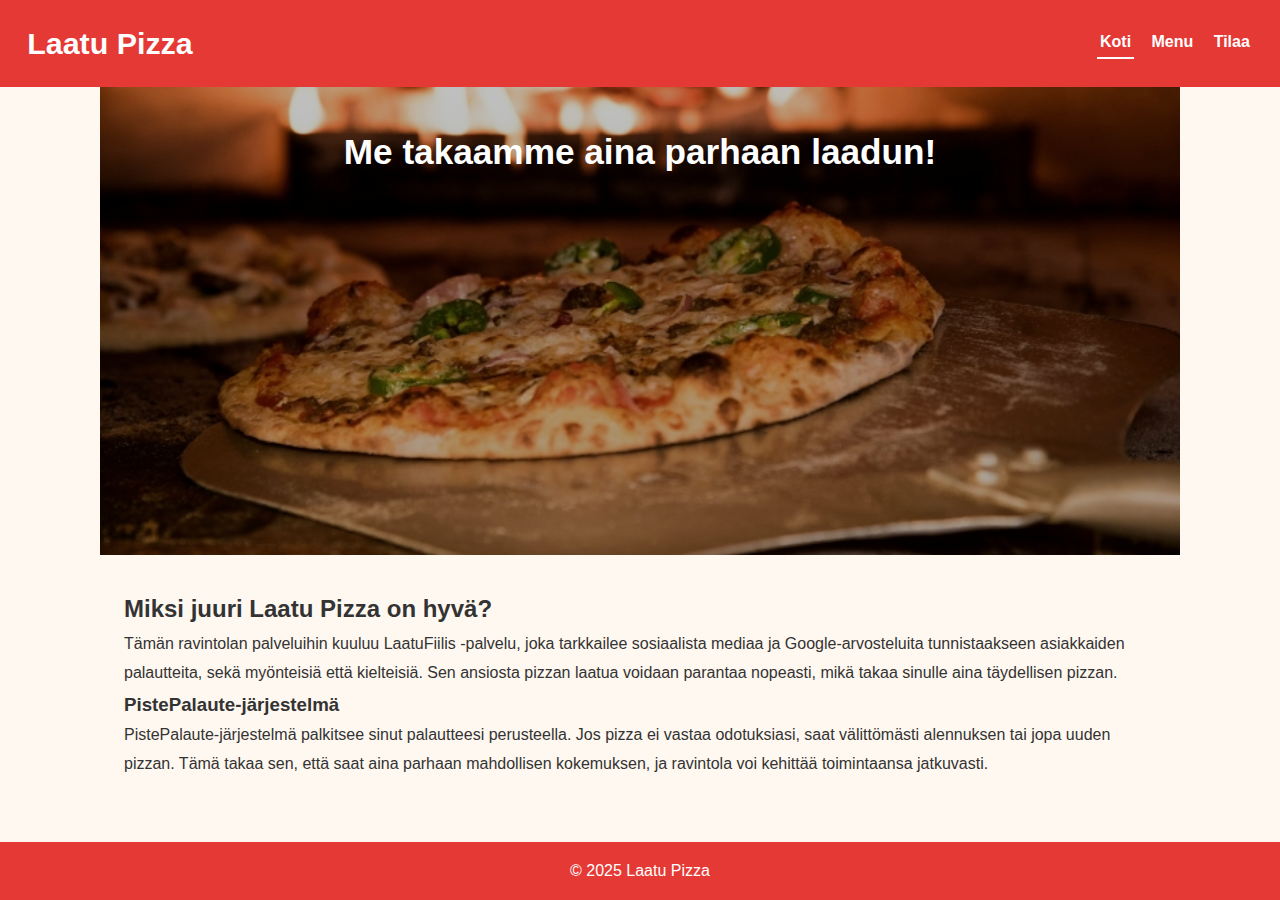
<file: index.html>
<!DOCTYPE html>
<html lang="fi">
<head>
    <meta charset="UTF-8">
    <meta name="viewport" content="width=device-width, initial-scale=1.0">
    <title>Koti - Laatu Pizza</title>
    <link rel="stylesheet" href="style.css">
</head>
<body>
    <header>
        <h1>Laatu Pizza</h1>
        <nav>
        <a href="index.html" class="tilaat">Koti</a>
        <a href="menu.html">Menu</a>
        <a href="tilaa.html">Tilaa</a>
        </nav>
    </header>

    <main>
     <section class="tonne">
        <h2>Me takaamme aina parhaan laadun!</h2>
     </section>

        <!-- inffo meistä -->
    <section>
    <h2>Miksi juuri Laatu Pizza on hyvä?</h2>
     <p>Tämän ravintolan palveluihin kuuluu LaatuFiilis -palvelu, joka tarkkailee sosiaalista mediaa ja Google-arvosteluita tunnistaakseen asiakkaiden palautteita, sekä myönteisiä että kielteisiä. Sen ansiosta pizzan laatua voidaan parantaa nopeasti, mikä takaa sinulle aina täydellisen pizzan.</p>

    <h3>PistePalaute-järjestelmä</h3>
    <p>PistePalaute-järjestelmä palkitsee sinut palautteesi perusteella. Jos pizza ei vastaa odotuksiasi, saat välittömästi alennuksen tai jopa uuden pizzan. Tämä takaa sen, että saat aina parhaan mahdollisen kokemuksen, ja ravintola voi kehittää toimintaansa jatkuvasti.</p>
    </section>
    </main>

    <footer>
        <p>&copy; 2025 Laatu Pizza</p>
    </footer>
</body>
</html>
</file>
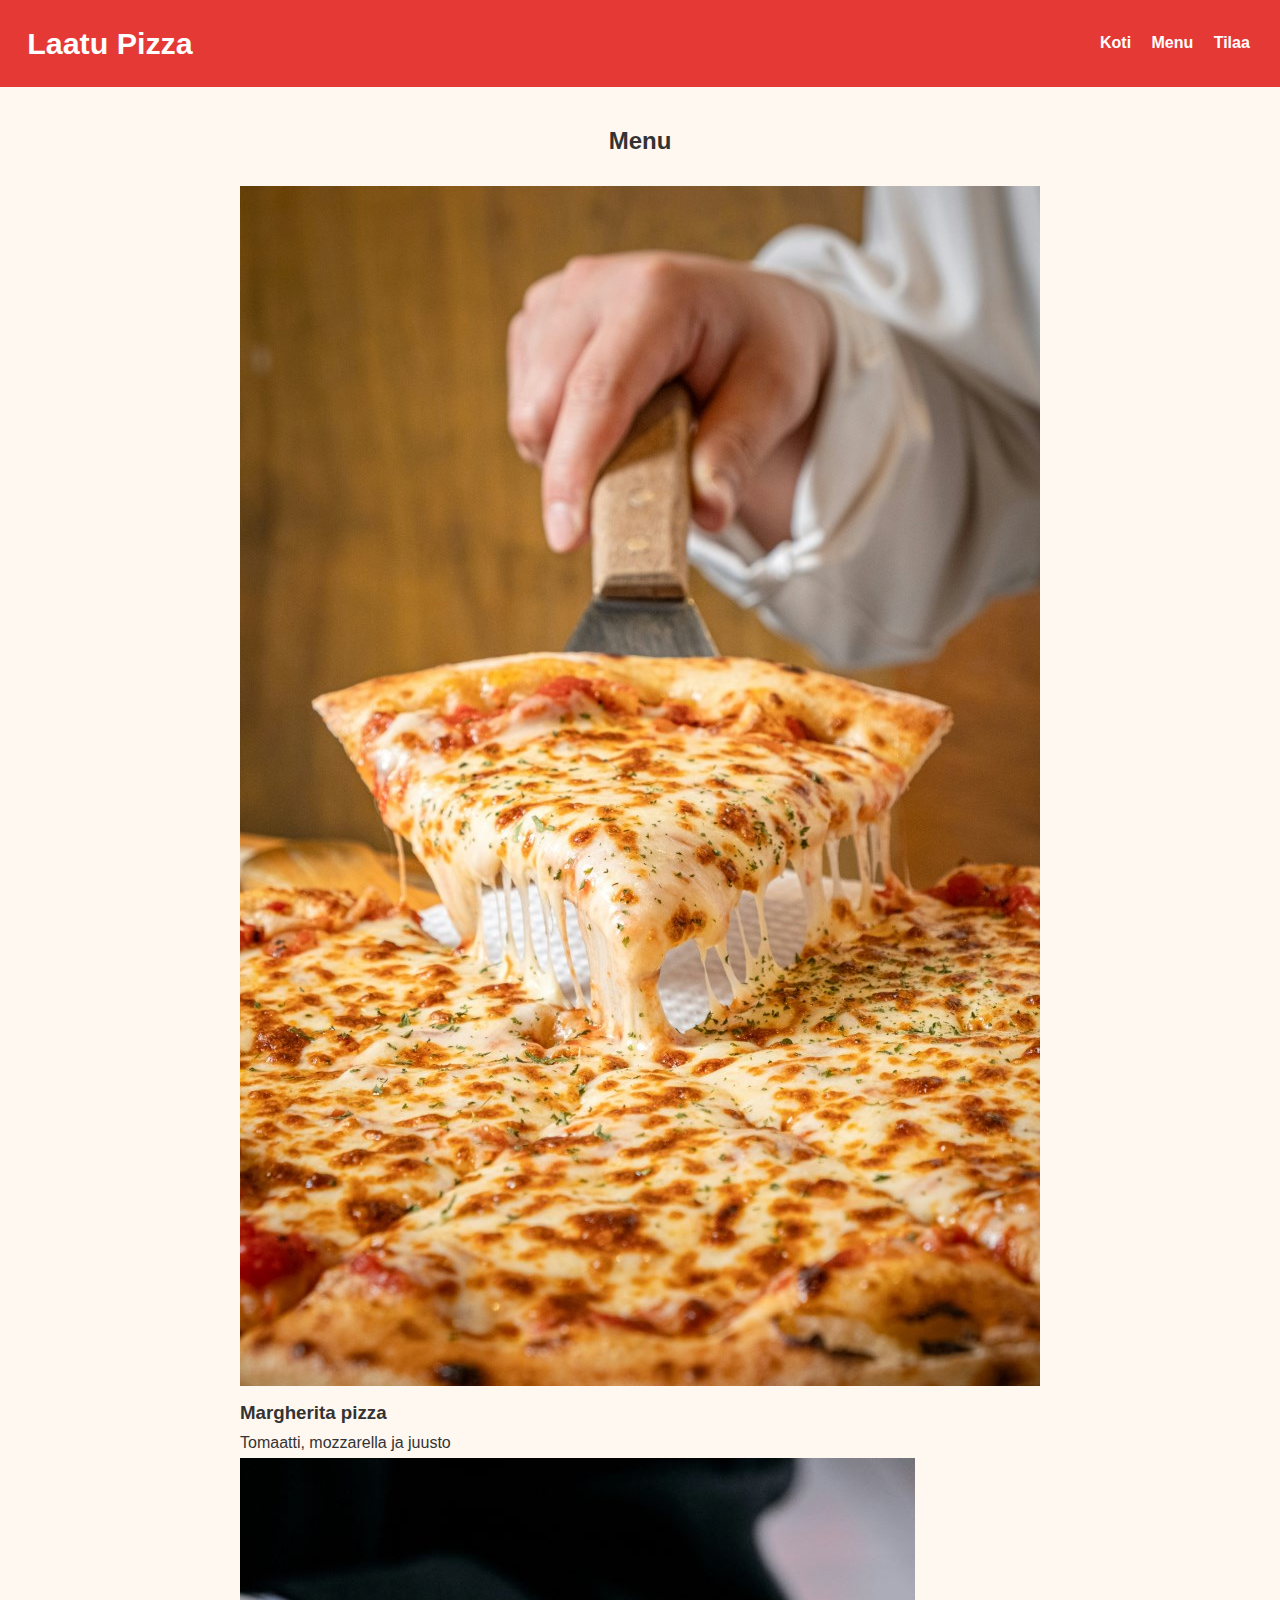
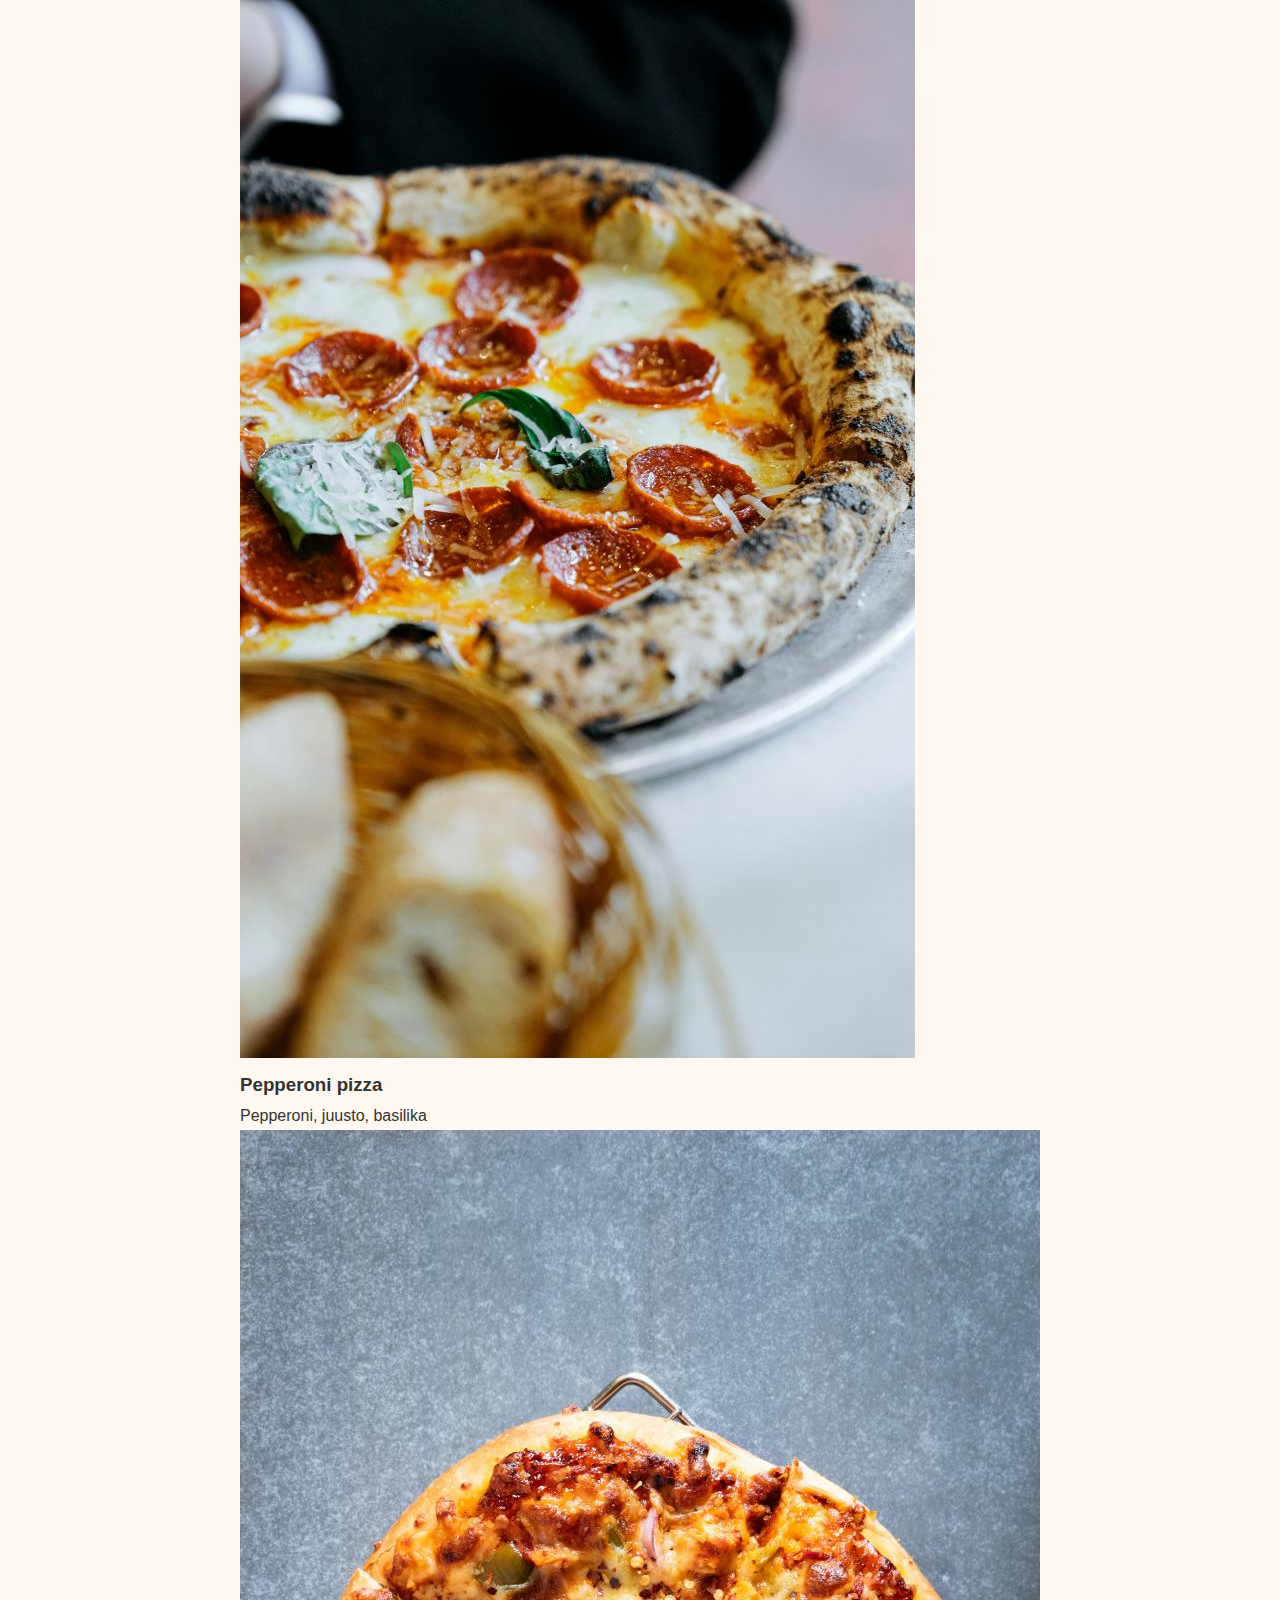
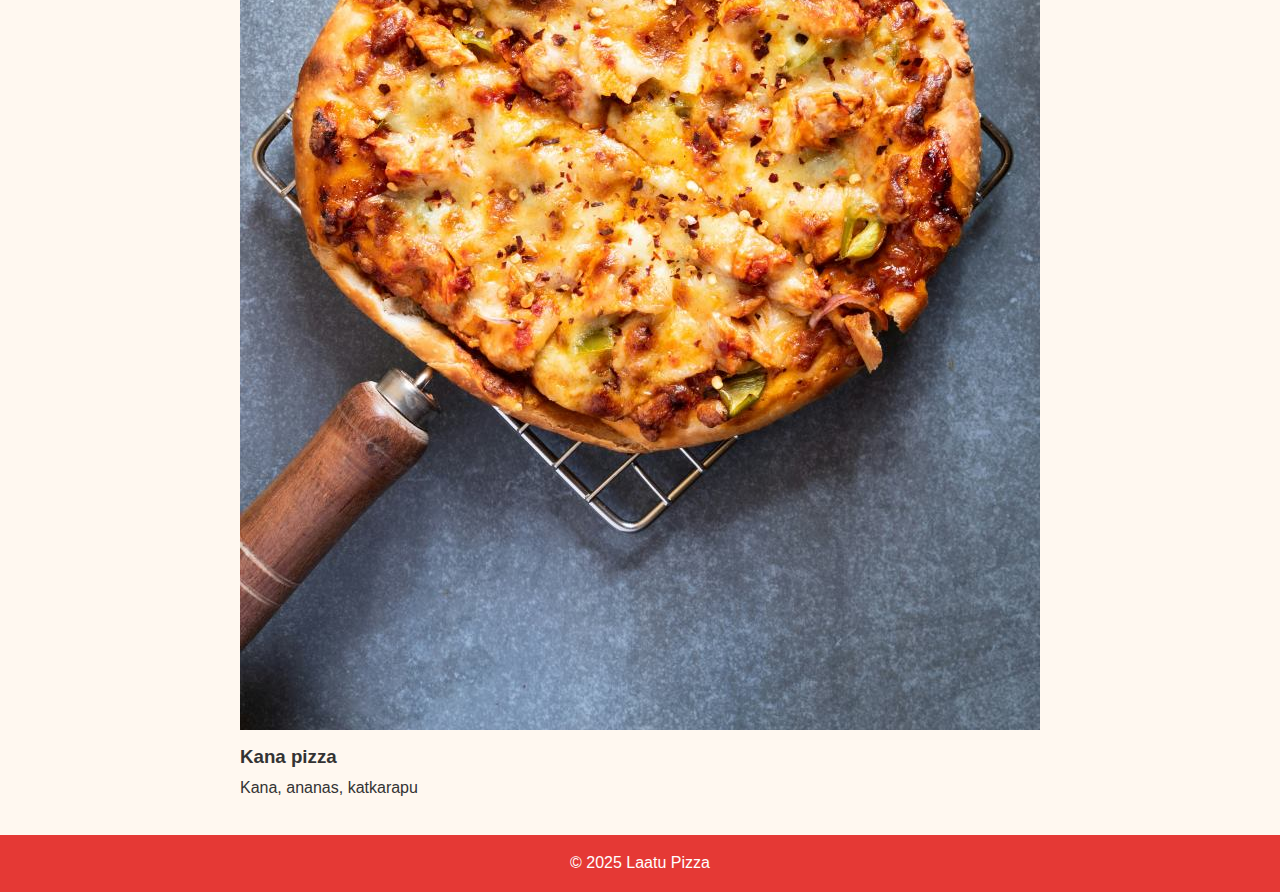
<file: Menu.html>
<!DOCTYPE html>
<html lang="fi">
<head>
  <meta charset="UTF-8">
  <meta name="viewport" content="width=device-width, initial-scale=1.0">
  <title>Menu - Laatu Pizza</title>
  <link rel="stylesheet" href="style.css">
</head>
<body>
  <header>
    <h1>Laatu Pizza</h1>
    <nav>
      <a href="index.html">Koti</a>
      <a href="menu.html">Menu</a>
      <a href="tilaa.html">Tilaa</a>
    </nav>
  </header>

  <section>
    <h2 style="text-align:center; margin-bottom:1.5rem;">Menu</h2>
    <div class="menu-grid">
      <div class="menu-item">
        <img src="kuvat/margherita.jpg" alt="Margherita pizza">
        <h3>Margherita pizza</h3>
        <p>Tomaatti, mozzarella ja juusto</p>
      </div>
      <div class="menu-item">
        <img src="kuvat/pepperoni.jpg" alt="Pepperoni pizza">
        <h3>Pepperoni pizza</h3>
        <p>Pepperoni, juusto, basilika </p>
      </div>
      <div class="menu-item">
        <img src="kuvat/kanapizza.jpg" alt="Kana pizza">
        <h3>Kana pizza</h3>
        <p>Kana, ananas, katkarapu </p>
      </div>
    </div>
  </section>

  <footer>
    <p>&copy; 2025 Laatu Pizza</p>
  </footer>
</body>
</html>
</file>
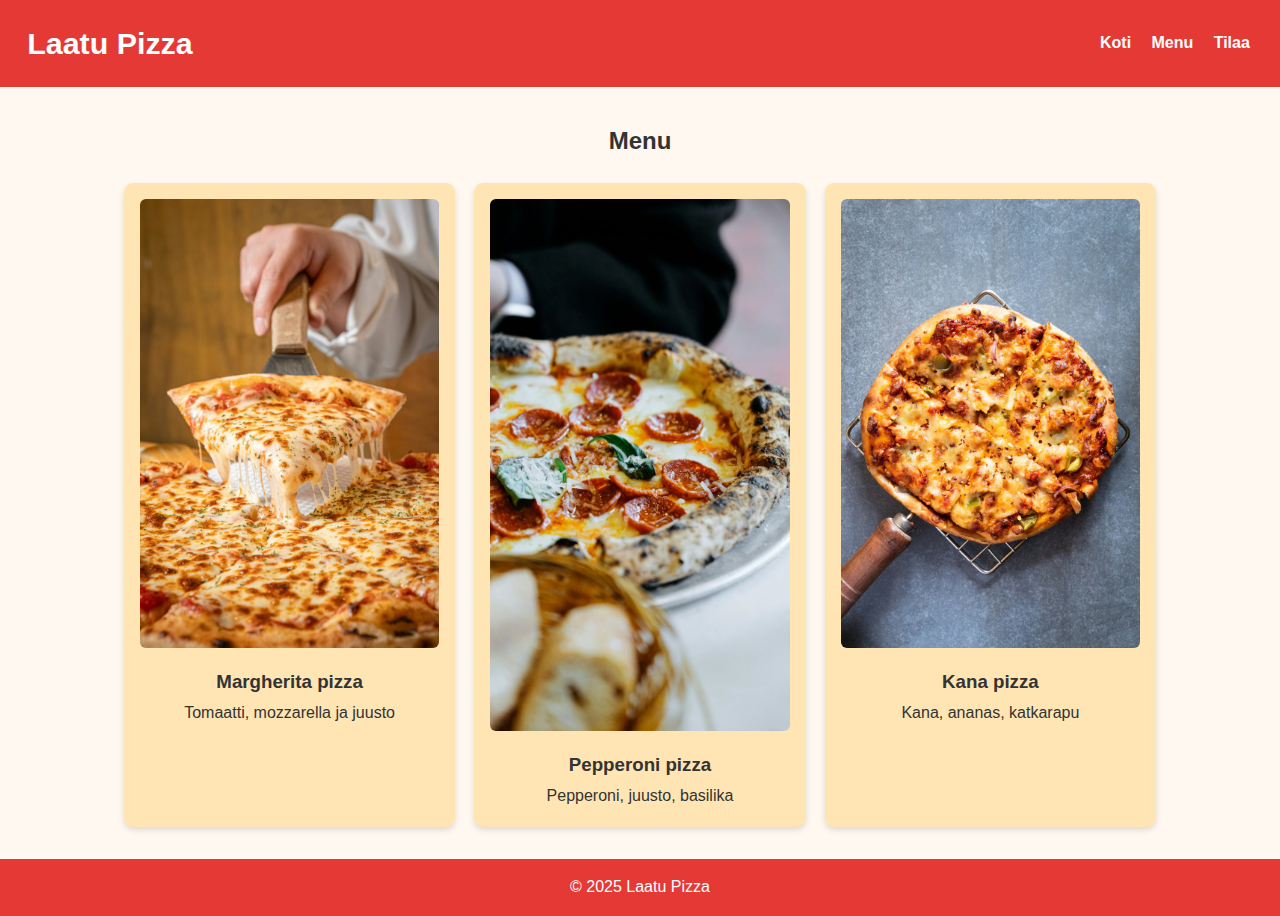
<file: menu.html>
<!DOCTYPE html>
<html lang="fi">
<head>
    <meta charset="UTF-8">
    <meta name="viewport" content="width=device-width, initial-scale=1.0">
    <title>Menu - Laatu Pizza</title>
    <link rel="stylesheet" href="style.css">
</head>
<body>
    <header>
<h1>Laatu Pizza</h1>
<nav>
    <a href="index.html">Koti</a>
    <a href="menu.html" class="active">Menu</a>
    <a href="tilaa.html">Tilaa</a>
</nav>
    </header>

    <main>
     <section>
    <h2 class="menuh">Menu</h2>
    <div class="pizzat">
    <!-- hinnat? -->
    <div class="pizzat2">
        <img src="kuvat/margherita.jpg" alt="Margherita pizza">
         <h3>Margherita pizza</h3>
        <p>Tomaatti, mozzarella ja juusto</p>
    </div>
    <div class="pizzat2">
        <img src="kuvat/pepperoni.jpg" alt="Pepperoni pizza">
        <h3>Pepperoni pizza</h3>
        <p>Pepperoni, juusto, basilika </p>
     </div>
    <div class="pizzat2">
        <img src="kuvat/kanapizza.jpg" alt="Kana pizza">
        <h3>Kana pizza</h3>
         <p>Kana, ananas, katkarapu </p>
    </div>
    </div>
    </section>
    </main>

    <footer>
        <p>&copy; 2025 Laatu Pizza</p>
    </footer>
</body>
</html>
</file>
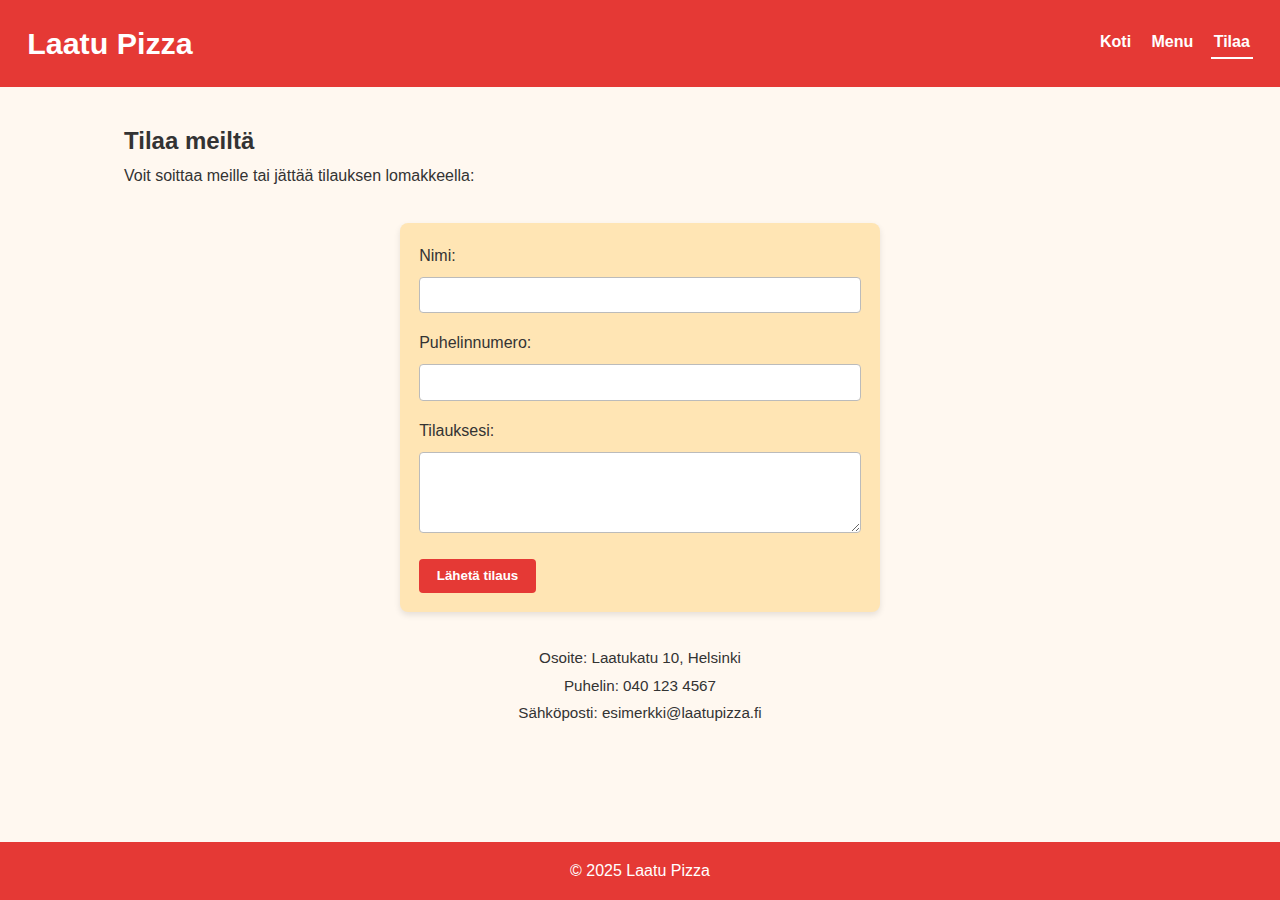
<file: tilaa.html>
<!DOCTYPE html>
<html lang="fi">
<head>
    <meta charset="UTF-8">
    <meta name="viewport" content="width=device-width, initial-scale=1.0">
    <title>Tilaa - Laatu Pizza</title>
    <link rel="stylesheet" href="style.css">
</head>
<body>
    <header>
        <h1>Laatu Pizza</h1>
        <nav>
        <a href="index.html">Koti</a>
        <a href="menu.html">Menu</a>
        <a href="tilaa.html" class="tilaat">Tilaa</a>
        </nav>
    </header>

    <main>
    <section>
    <h2>Tilaa meiltä</h2>
    <p>Voit soittaa meille tai jättää tilauksen lomakkeella:</p>

    <!-- lomake -->
      <form id="lomake" class="lomake">
    <label for="nimi">Nimi:</label>
    <input type="text" id="nimi" name="nimi" required>

    <label for="puhelin">Puhelinnumero:</label>
    <input type="tel" id="puhelin" name="puhelin" required>

    <label for="tilaus">Tilauksesi:</label>
    <textarea id="tilaus" name="tilaus" rows="4" required></textarea>

    <button type="submit">Lähetä tilaus</button>
     </form>

    <p class="yhteystiedot">
                Osoite: Laatukatu 10, Helsinki <br>
                Puhelin: 040 123 4567 <br>
                Sähköposti: esimerkki@laatupizza.fi
    </p>
    </section>
    </main>

    <footer>
        <p>&copy; 2025 Laatu Pizza</p>
    </footer>
</body>
</html>
</file>
<file: style.css>
* {
    margin: 0;
    padding: 0;
    box-sizing: border-box;
}

body {
    font-family: 'Segoe UI', Tahoma, sans-serif;
    line-height: 1.8;
    background: #fff8f0;
    color: #333;
    display: flex;
    flex-direction: column;
    min-height: 100vh;
}

main { flex: 1; }

header {
    background: #E53935;
    color: #fff;
    padding: 1rem 1.7rem;
    display: flex;
    justify-content: space-between;
    align-items: center;
}

header h1 {
    font-size: 1.9rem;
}

nav {
    display: flex;
    gap: 0.9rem;
}

nav a {
    color: #fff;
    text-decoration: none;
    font-weight: bold;
    padding: 0 3px;
}

nav a.tilaat {
    border-bottom: 2px solid #fff;
}

nav a:hover {
    text-decoration: underline;
}

/* tänne */
.tonne {
    background: linear-gradient(rgba(0,0,0,.25), rgba(0,0,0,.35)), 
    url('kuvat/pizzatausta.jpg') center/cover no-repeat;
    height: 52vh;
    display: flex;
    align-items: flex-start;
    justify-content: center;
    text-align: center;
    color: white;
    padding: 1.2rem;
}

.tonne h2 {
    font-size: 2.2rem;
    padding: .9rem 1.4rem;
    border-radius: 10px;
}

section {
    padding: 2rem 1.5rem;
    max-width: 1080px;
    margin: auto;
}

.menuh {
    text-align: center;
    margin-bottom: 1.3rem;
}

.pizzat {
    display: grid;
    grid-template-columns: repeat(auto-fit, minmax(240px, 1fr));
    gap: 1.2rem;
}

.pizzat2 {
    background: #ffe5b4;
    padding: 1rem;
    border-radius: 9px;
    box-shadow: 0 3px 6px rgba(0,0,0,0.12);
    text-align: center;
    transition: transform .2s ease;
}

.pizzat2:hover { transform: translateY(-2px); }

.pizzat2 img {
    max-width: 100%;
    border-radius: 6px;
    margin-bottom: .5rem;
}

footer {
    background: #E53935;
    color: white;
    text-align: center;
    padding: .9rem;
    margin-top: auto;
}

/* lomake */
.lomake {
    max-width: 480px;
    margin: 2rem auto;
    background: #ffe5b4;
    padding: 1.2rem;
    border-radius: 8px;
    box-shadow: 0 3px 6px rgba(0,0,0,0.1);
}

.lomake input,
.lomake textarea {
    width: 100%;
    padding: .6rem;
    margin: .4rem 0 1rem 0;
    border-radius: 4px;
    border: 1px solid #bbb;
}

.lomake button {
    background: #E53935;
    color: #fff;
    padding: .6rem 1.1rem;
    border: none;
    border-radius: 4px;
    font-weight: bold;
    cursor: pointer;
}

.lomake button:hover {
    background: #c62828;
}

.yhteystiedot {
    text-align: center;
    margin-top: 1.5rem;
    font-size: .95rem;
}

@media (max-width: 770px) {
    header {
        flex-direction: column;
        text-align: center;
    }
    nav {
        flex-direction: column;
        margin-top: .4rem;
    }
    .tonne h2 {
        font-size: 1.6rem;
    }
}
</file>
